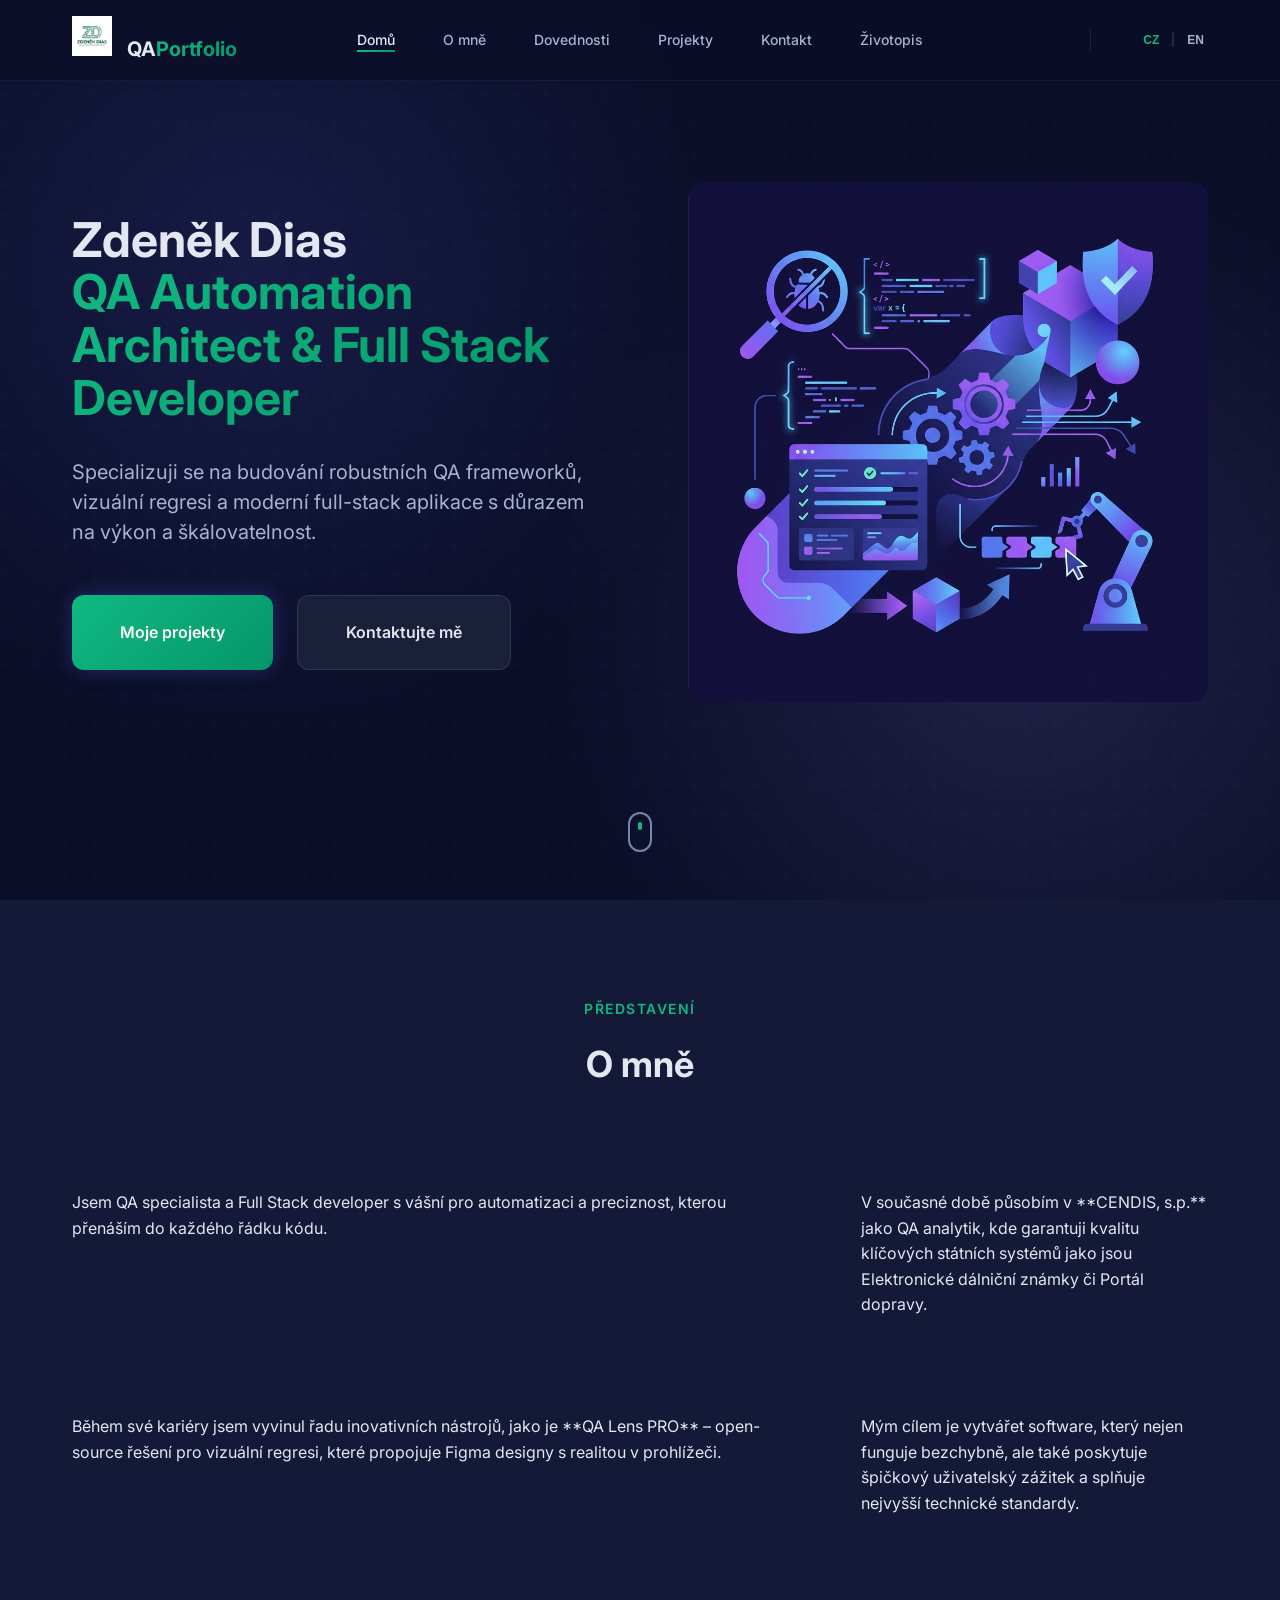
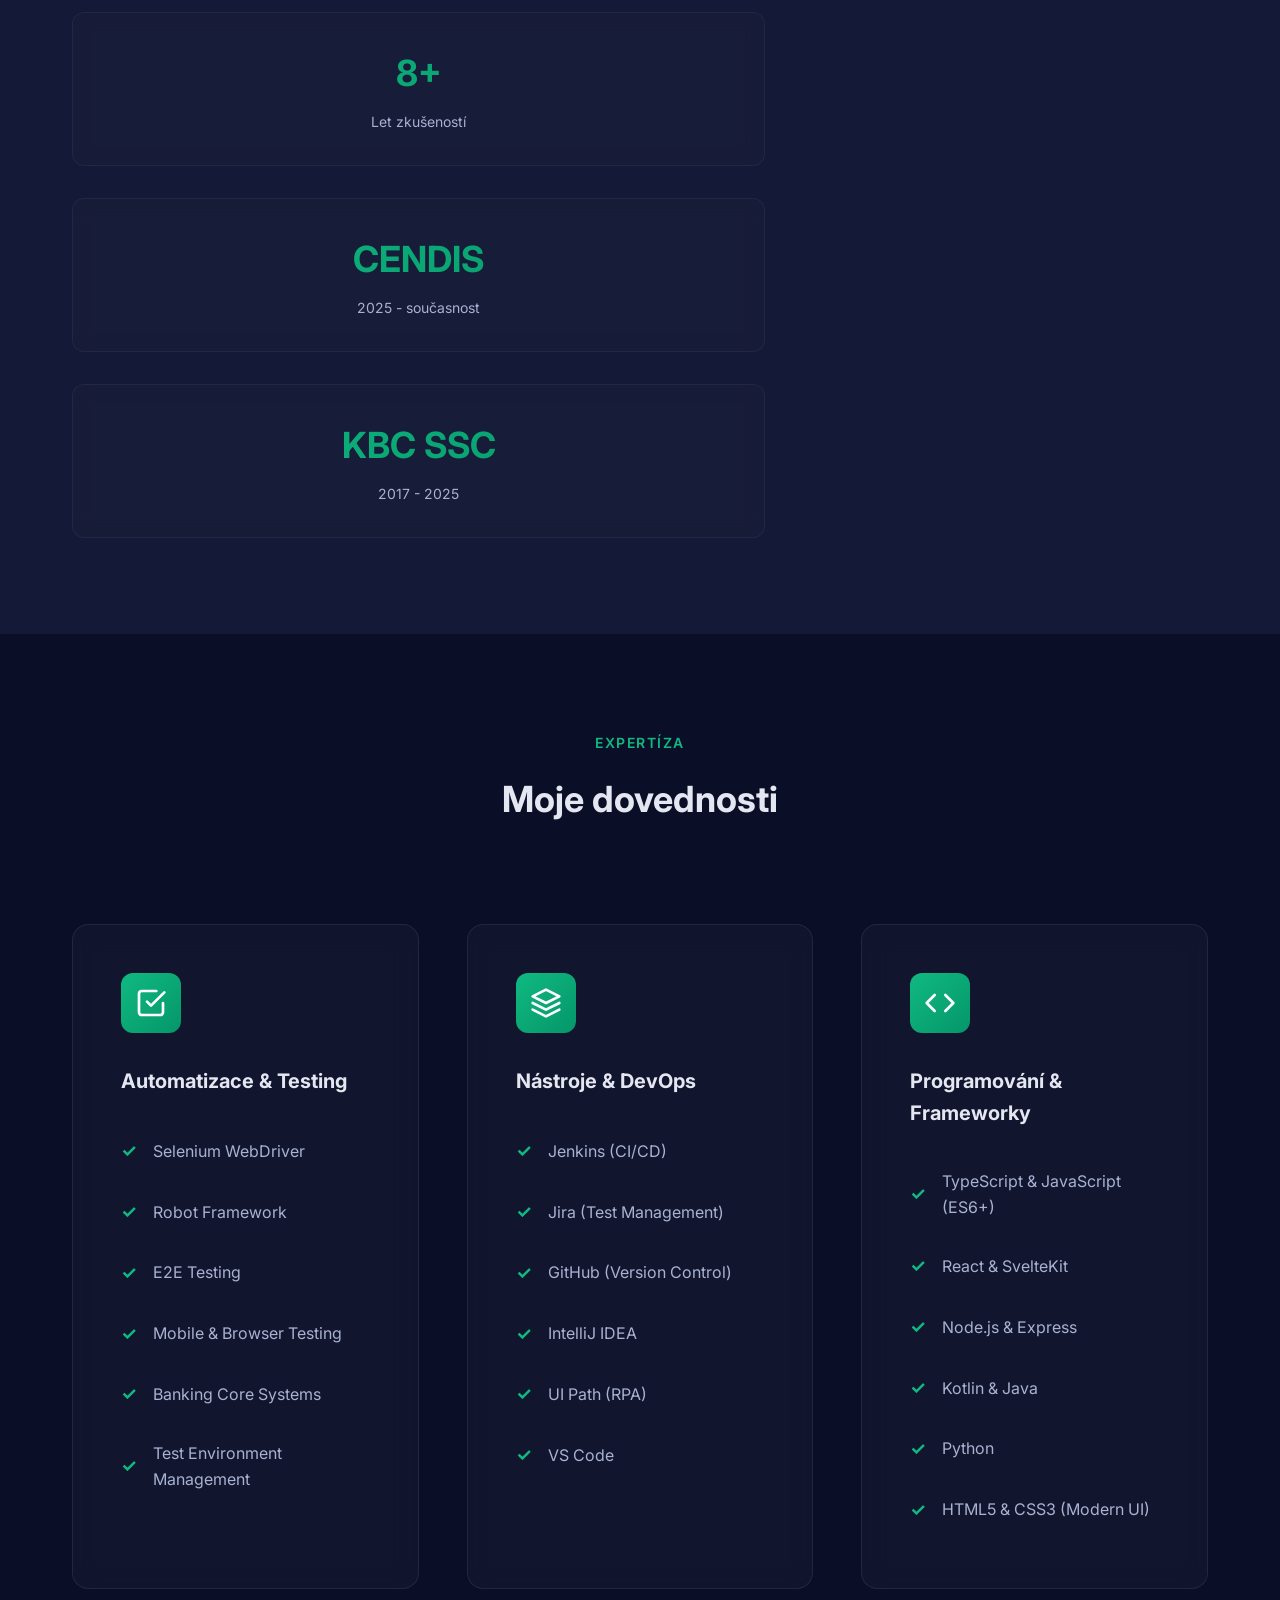
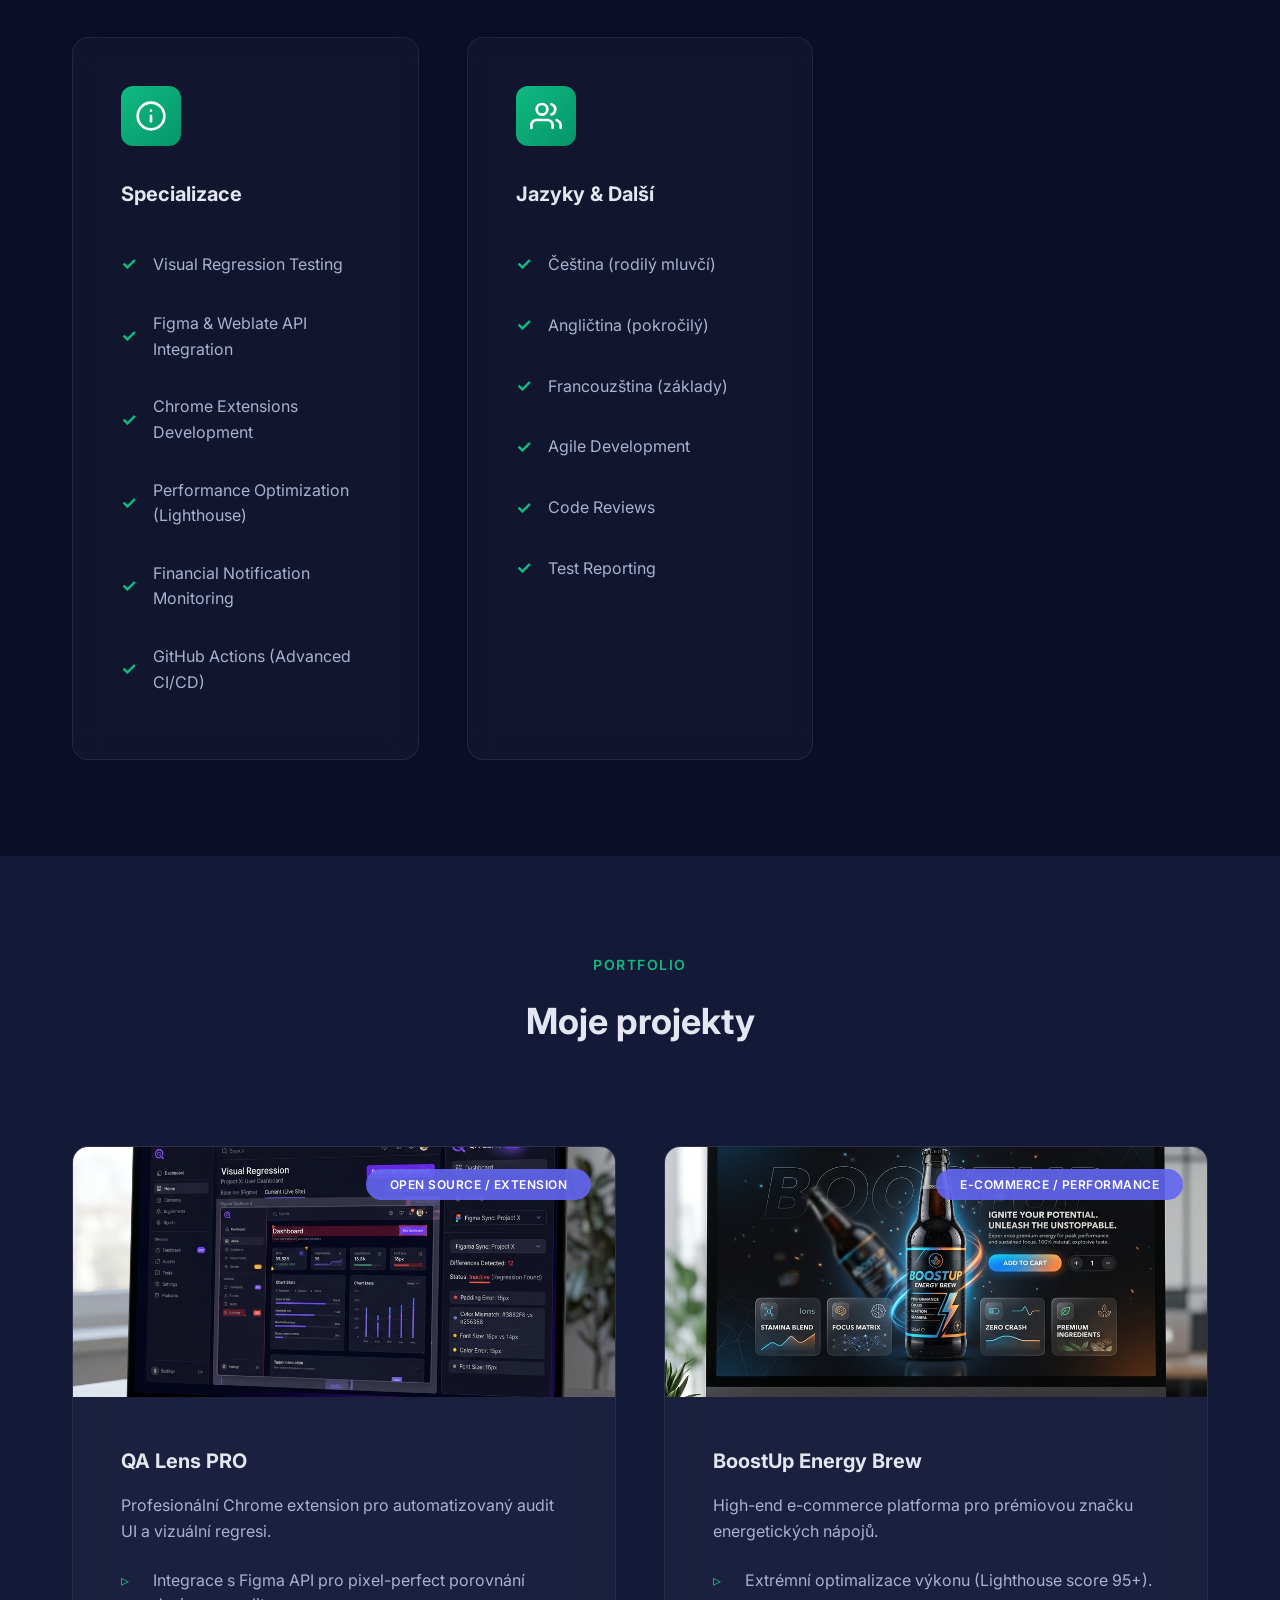
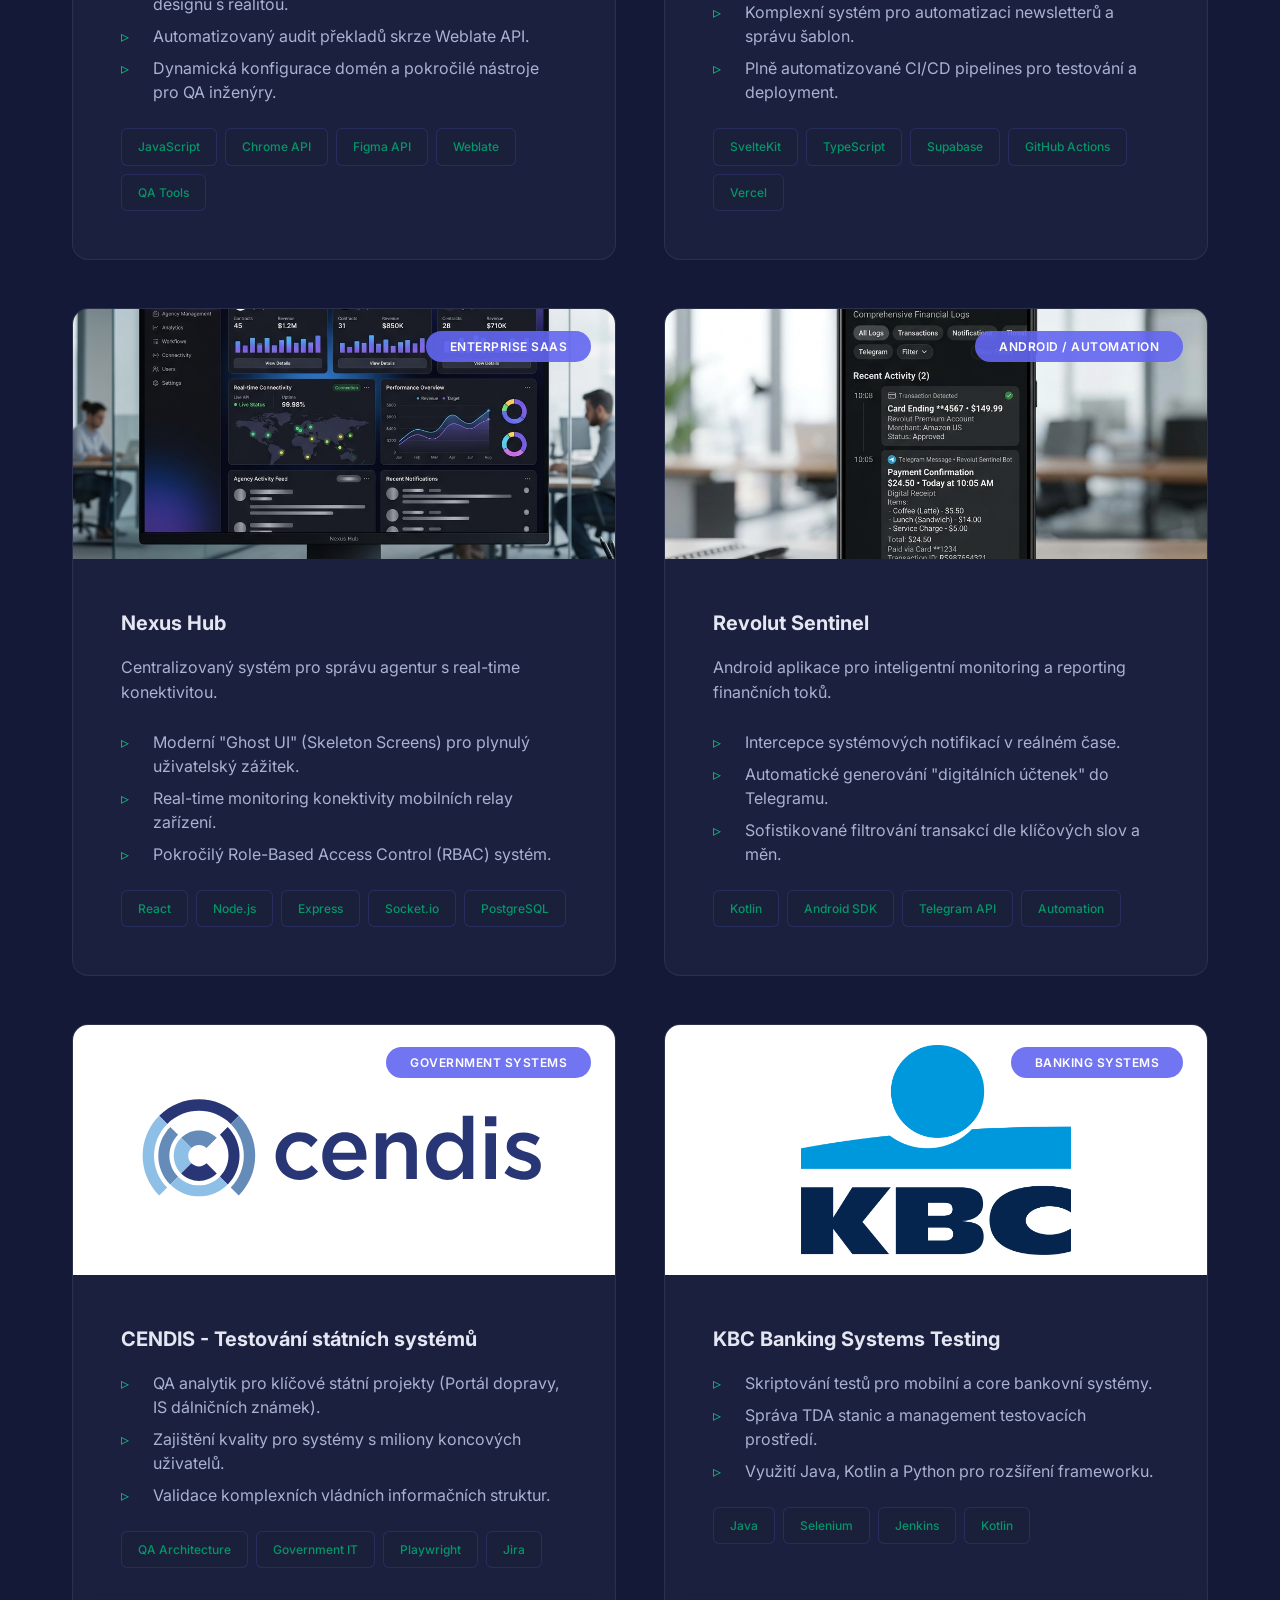
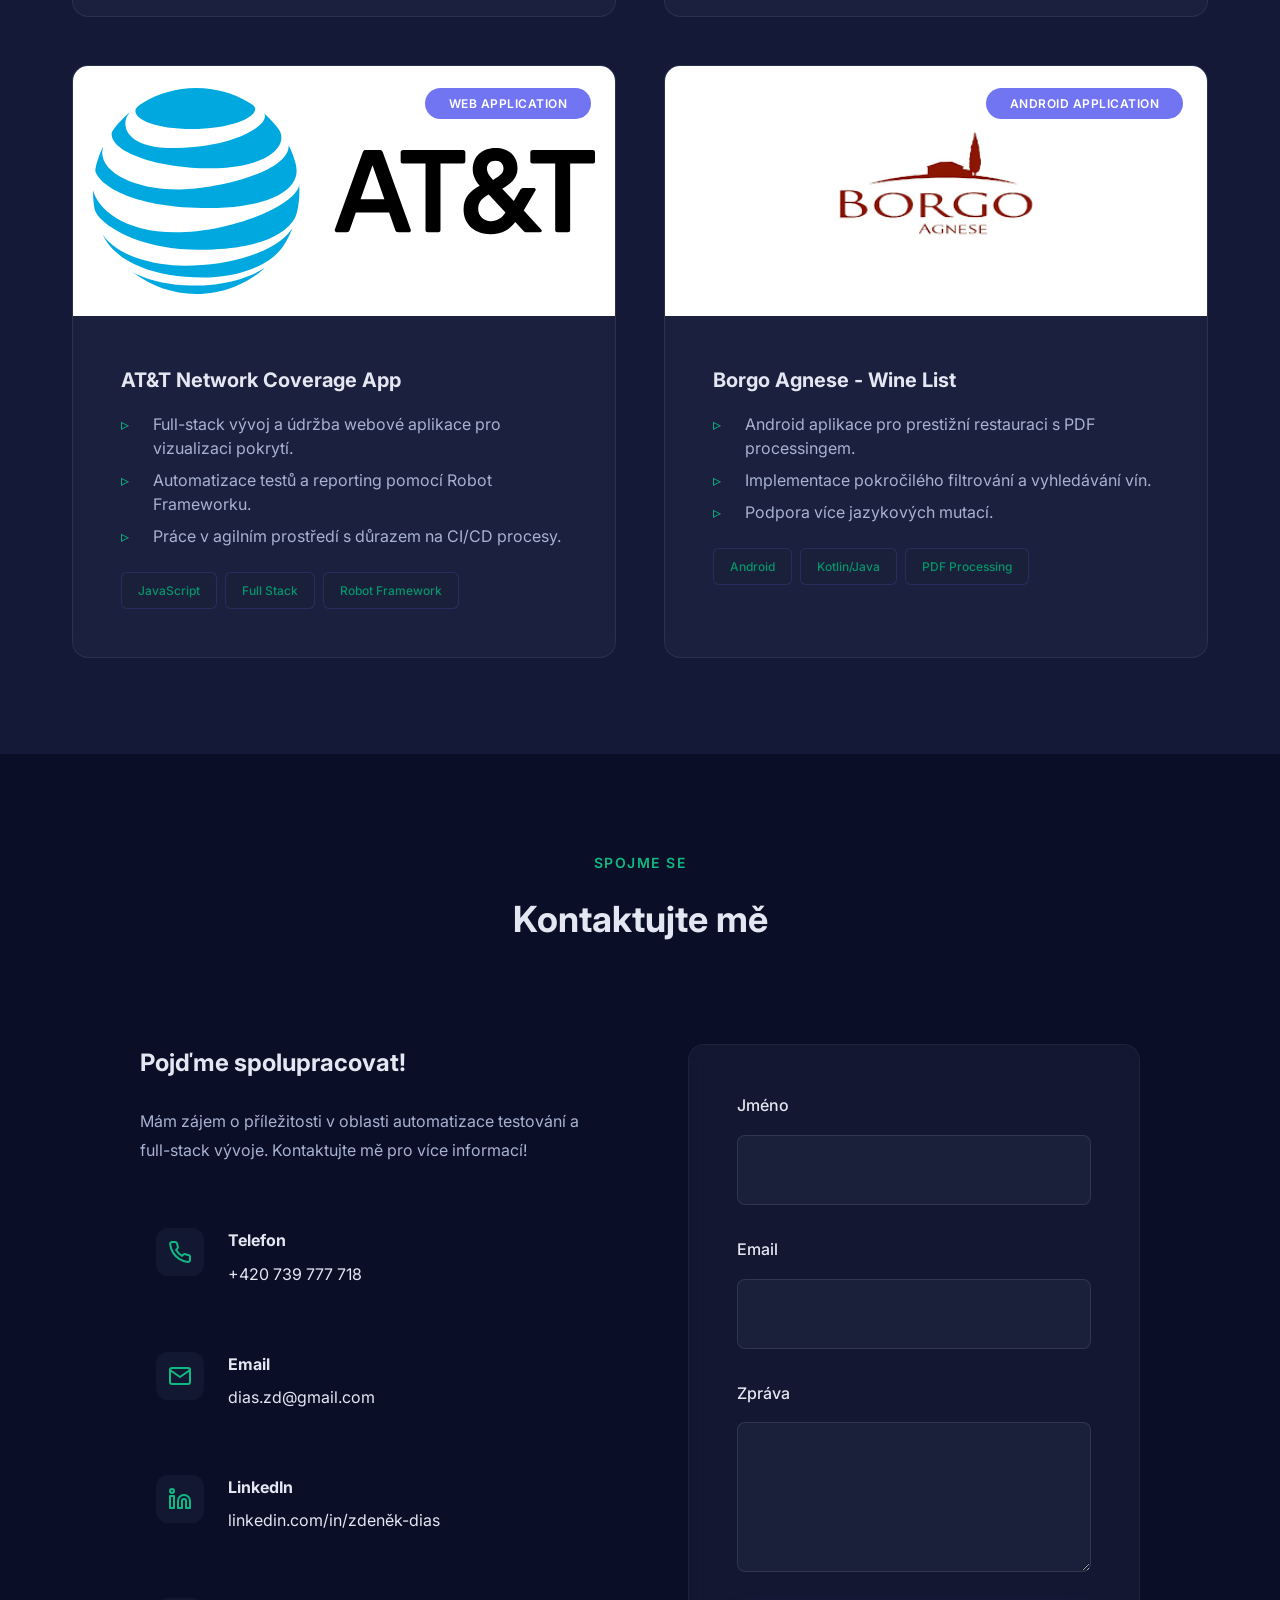
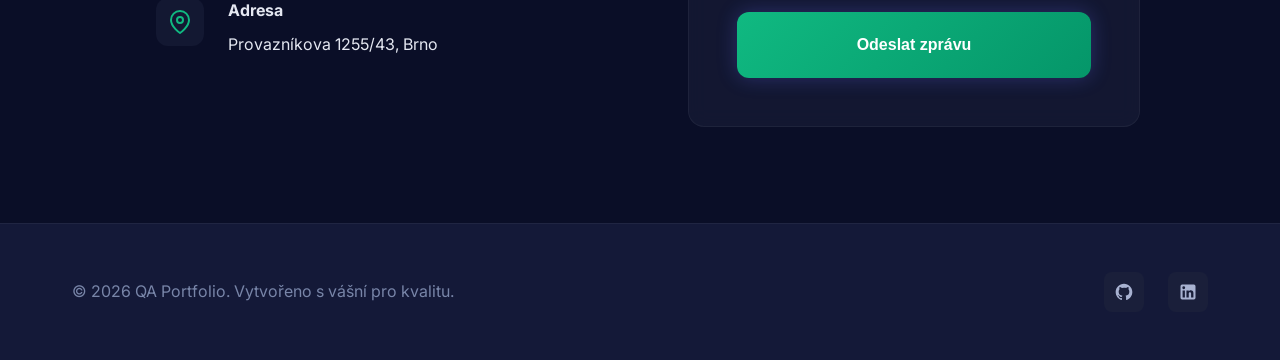
<file: index.html>
<!DOCTYPE html>
<html lang="cs">

<head>
    <meta charset="UTF-8">
    <meta name="viewport" content="width=device-width, initial-scale=1.0">
    <meta name="description"
        content="Profesionální portfolio QA specialisty - testování softwaru, automatizace, zajištění kvality">
    <title>QA Portfolio - Quality Assurance Specialist</title>
    <link rel="preconnect" href="https://fonts.googleapis.com">
    <link rel="preconnect" href="https://fonts.gstatic.com" crossorigin>
    <link href="https://fonts.googleapis.com/css2?family=Inter:wght@300;400;500;600;700&display=swap" rel="stylesheet">
    <link rel="stylesheet" href="styles.css">
</head>

<body>
    <!-- Navigation -->
    <nav class="nav" id="nav">
        <div class="container">
            <div class="nav-content">
                <a href="#" class="logo">
                    <img src="assets/logo.png" alt="ZD Logo" style="height: 40px; margin-right: 10px;">
                    QA<span>Portfolio</span>
                </a>
                <ul class="nav-links">
                    <li><a href="#home" class="nav-link active" data-i18n="nav_home">Domů</a></li>
                    <li><a href="#about" class="nav-link" data-i18n="nav_about">O mně</a></li>
                    <li><a href="#skills" class="nav-link" data-i18n="nav_skills">Dovednosti</a></li>
                    <li><a href="#projects" class="nav-link" data-i18n="nav_projects">Projekty</a></li>
                    <li><a href="#contact" class="nav-link" data-i18n="nav_contact">Kontakt</a></li>
                    <li><a href="cv.html" class="nav-link" data-i18n="nav_cv">Životopis</a></li>
                </ul>
                <div class="lang-switcher">
                    <button class="lang-btn active" data-lang="cs">CZ</button>
                    <span class="lang-divider">|</span>
                    <button class="lang-btn" data-lang="en">EN</button>
                </div>
                <button class="mobile-menu-toggle" id="mobile-menu-toggle" aria-label="Toggle menu">
                    <span></span>
                    <span></span>
                    <span></span>
                </button>
            </div>
        </div>
    </nav>

    <!-- Hero Section -->
    <section class="hero" id="home">
        <div class="hero-background"></div>
        <div class="container">
            <div class="hero-content">
                <div class="hero-text">
                    <h1 class="hero-title">
                        <span class="title-line" data-i18n="hero_title_1">Zdeněk Dias</span>
                        <span class="title-line gradient-text" data-i18n="hero_title_2">QA Automation Architect & Full Stack Developer</span>
                    </h1>
                    <p class="hero-subtitle" data-i18n="hero_subtitle">Specializuji se na budování robustních QA frameworků, vizuální regresi a moderní full-stack aplikace s důrazem na výkon a škálovatelnost.</p>
                    <div class="hero-buttons">
                        <a href="#projects" class="btn btn-primary" data-i18n="hero_btn_projects">Moje projekty</a>
                        <a href="#contact" class="btn btn-secondary" data-i18n="hero_btn_contact">Kontaktujte mě</a>
                    </div>
                </div>
                <div class="hero-image">
                    <div class="image-container">
                        <img src="assets/hero-illustration.png" alt="QA Testing Illustration" id="hero-img">
                    </div>
                </div>
            </div>
        </div>
        <div class="scroll-indicator">
            <span></span>
        </div>
    </section>

    <!-- About Section -->
    <section class="about" id="about">
        <div class="container">
            <div class="section-header">
                <span class="section-label" data-i18n="about_label">Představení</span>
                <h2 class="section-title" data-i18n="about_title">O mně</h2>
            </div>
            <div class="about-content">
                    <p class="lead" data-i18n="about_lead">Jsem QA specialista a Full Stack developer s vášní pro automatizaci a preciznost, kterou přenáším do každého řádku kódu.</p>
                    <p data-i18n="about_text_1">V současné době působím v **CENDIS, s.p.** jako QA analytik, kde garantuji kvalitu klíčových státních systémů jako jsou Elektronické dálniční známky či Portál dopravy. Moje práce kombinuje hluboké technické znalosti s analytickým přístupem k zajištění stability systémů pro miliony uživatelů.</p>
                    <p data-i18n="about_text_2">Během své kariéry jsem vyvinul řadu inovativních nástrojů, jako je **QA Lens PRO** – open-source řešení pro vizuální regresi, které propojuje Figma designy s realitou v prohlížeči. Mám bohaté zkušenosti s CI/CD (GitHub Actions, Jenkins), automatizací pomocí Playwright a Robot Frameworku a vývojem v Reactu, SvelteKitu a Node.js.</p>
                    <p>Mým cílem je vytvářet software, který nejen funguje bezchybně, ale také poskytuje špičkový uživatelský zážitek a splňuje nejvyšší technické standardy.</p>
                <div class="about-stats">
                    <div class="stat-card">
                        <div class="stat-number">8+</div>
                        <div class="stat-label" data-i18n="about_stat_exp">Let zkušeností</div>
                    </div>
                    <div class="stat-card">
                        <div class="stat-number">CENDIS</div>
                        <div class="stat-label">2025 - současnost</div>
                    </div>
                    <div class="stat-card">
                        <div class="stat-number">KBC SSC</div>
                        <div class="stat-label">2017 - 2025</div>
                    </div>
                </div>
            </div>
        </div>
    </section>

    <!-- Skills Section -->
    <section class="skills" id="skills">
        <div class="container">
            <div class="section-header">
                <span class="section-label">Expertíza</span>
                <h2 class="section-title">Moje dovednosti</h2>
            </div>
            <div class="skills-grid">
                <!-- Testing Methodologies -->
                <div class="skill-category">
                    <div class="skill-icon">
                        <svg viewBox="0 0 24 24" fill="none" xmlns="http://www.w3.org/2000/svg">
                            <path d="M9 11L12 14L22 4" stroke="currentColor" stroke-width="2" stroke-linecap="round"
                                stroke-linejoin="round" />
                            <path
                                d="M21 12V19C21 19.5304 20.7893 20.0391 20.4142 20.4142C20.0391 20.7893 19.5304 21 19 21H5C4.46957 21 3.96086 20.7893 3.58579 20.4142C3.21071 20.0391 3 19.5304 3 19V5C3 4.46957 3.21071 3.96086 3.58579 3.58579C3.96086 3.21071 4.46957 3 5 3H16"
                                stroke="currentColor" stroke-width="2" stroke-linecap="round" stroke-linejoin="round" />
                        </svg>
                    </div>
                    <h3 data-i18n="skill_qa_title">Automatizace & Testing</h3>
                    <ul class="skill-list">
                        <li>Selenium WebDriver</li>
                        <li>Robot Framework</li>
                        <li>E2E Testing</li>
                        <li>Mobile & Browser Testing</li>
                        <li>Banking Core Systems</li>
                        <li>Test Environment Management</li>
                    </ul>
                </div>

                <!-- Tools & Technologies -->
                <div class="skill-category">
                    <div class="skill-icon">
                        <svg viewBox="0 0 24 24" fill="none" xmlns="http://www.w3.org/2000/svg">
                            <path d="M12 2L2 7L12 12L22 7L12 2Z" stroke="currentColor" stroke-width="2"
                                stroke-linecap="round" stroke-linejoin="round" />
                            <path d="M2 17L12 22L22 17" stroke="currentColor" stroke-width="2" stroke-linecap="round"
                                stroke-linejoin="round" />
                            <path d="M2 12L12 17L22 12" stroke="currentColor" stroke-width="2" stroke-linecap="round"
                                stroke-linejoin="round" />
                        </svg>
                    </div>
                    <h3 data-i18n="skill_tools_title">Nástroje & DevOps</h3>
                    <ul class="skill-list">
                        <li>Jenkins (CI/CD)</li>
                        <li>Jira (Test Management)</li>
                        <li>GitHub (Version Control)</li>
                        <li>IntelliJ IDEA</li>
                        <li>UI Path (RPA)</li>
                        <li>VS Code</li>
                    </ul>
                </div>

                <!-- Programming -->
                <div class="skill-category">
                    <div class="skill-icon">
                        <svg viewBox="0 0 24 24" fill="none" xmlns="http://www.w3.org/2000/svg">
                            <path d="M16 18L22 12L16 6" stroke="currentColor" stroke-width="2" stroke-linecap="round"
                                stroke-linejoin="round" />
                            <path d="M8 6L2 12L8 18" stroke="currentColor" stroke-width="2" stroke-linecap="round"
                                stroke-linejoin="round" />
                        </svg>
                    </div>
                    <h3>Programování & Frameworky</h3>
                    <ul class="skill-list">
                        <li>TypeScript & JavaScript (ES6+)</li>
                        <li>React & SvelteKit</li>
                        <li>Node.js & Express</li>
                        <li>Kotlin & Java</li>
                        <li>Python</li>
                        <li>HTML5 & CSS3 (Modern UI)</li>
                    </ul>
                </div>

                <!-- Specialized QA -->
                <div class="skill-category">
                    <div class="skill-icon">
                        <svg viewBox="0 0 24 24" fill="none" xmlns="http://www.w3.org/2000/svg">
                            <path d="M12 22C17.5228 22 22 17.5228 22 12C22 6.47715 17.5228 2 12 2C6.47715 2 2 6.47715 2 12C2 17.5228 6.47715 22 12 22Z" stroke="currentColor" stroke-width="2" stroke-linecap="round" stroke-linejoin="round"/>
                            <path d="M12 16V12" stroke="currentColor" stroke-width="2" stroke-linecap="round" stroke-linejoin="round"/>
                            <path d="M12 8H12.01" stroke="currentColor" stroke-width="2" stroke-linecap="round" stroke-linejoin="round"/>
                        </svg>
                    </div>
                    <h3>Specializace</h3>
                    <ul class="skill-list">
                        <li>Visual Regression Testing</li>
                        <li>Figma & Weblate API Integration</li>
                        <li>Chrome Extensions Development</li>
                        <li>Performance Optimization (Lighthouse)</li>
                        <li>Financial Notification Monitoring</li>
                        <li>GitHub Actions (Advanced CI/CD)</li>
                    </ul>
                </div>

                <!-- Soft Skills -->
                <div class="skill-category">
                    <div class="skill-icon">
                        <svg viewBox="0 0 24 24" fill="none" xmlns="http://www.w3.org/2000/svg">
                            <path
                                d="M17 21V19C17 17.9391 16.5786 16.9217 15.8284 16.1716C15.0783 15.4214 14.0609 15 13 15H5C3.93913 15 2.92172 15.4214 2.17157 16.1716C1.42143 16.9217 1 17.9391 1 19V21"
                                stroke="currentColor" stroke-width="2" stroke-linecap="round" stroke-linejoin="round" />
                            <circle cx="9" cy="7" r="4" stroke="currentColor" stroke-width="2" stroke-linecap="round"
                                stroke-linejoin="round" />
                            <path
                                d="M23 21V19C22.9993 18.1137 22.7044 17.2528 22.1614 16.5523C21.6184 15.8519 20.8581 15.3516 20 15.13"
                                stroke="currentColor" stroke-width="2" stroke-linecap="round" stroke-linejoin="round" />
                            <path
                                d="M16 3.13C16.8604 3.35031 17.623 3.85071 18.1676 4.55232C18.7122 5.25392 19.0078 6.11683 19.0078 7.005C19.0078 7.89318 18.7122 8.75608 18.1676 9.45769C17.623 10.1593 16.8604 10.6597 16 10.88"
                                stroke="currentColor" stroke-width="2" stroke-linecap="round" stroke-linejoin="round" />
                        </svg>
                    </div>
                    <h3>Jazyky & Další</h3>
                    <ul class="skill-list">
                        <li>Čeština (rodilý mluvčí)</li>
                        <li>Angličtina (pokročilý)</li>
                        <li>Francouzština (základy)</li>
                        <li>Agile Development</li>
                        <li>Code Reviews</li>
                        <li>Test Reporting</li>
                    </ul>
                </div>
            </div>
        </div>
    </section>

    <!-- Projects Section -->
    <section class="projects" id="projects">
        <div class="container">
            <div class="section-header">
                <span class="section-label">Portfolio</span>
                <h2 class="section-title">Moje projekty</h2>
            </div>
            <div class="projects-grid">
                <!-- QA Lens PRO -->
                <div class="project-card">
                    <div class="project-image">
                        <img src="assets/qa-lens-pro.png" alt="QA Lens PRO" id="project-qa-lens">
                        <div class="project-overlay">
                            <span class="project-type">Open Source / Extension</span>
                        </div>
                    </div>
                    <div class="project-content">
                        <h3>QA Lens PRO</h3>
                        <p data-i18n="project_qa_desc">Profesionální Chrome extension pro automatizovaný audit UI a vizuální regresi.</p>
                        <ul class="project-details">
                            <li>Integrace s Figma API pro pixel-perfect porovnání designu s realitou.</li>
                            <li>Automatizovaný audit překladů skrze Weblate API.</li>
                            <li>Dynamická konfigurace domén a pokročilé nástroje pro QA inženýry.</li>
                        </ul>
                        <div class="project-tags">
                            <span class="tag">JavaScript</span>
                            <span class="tag">Chrome API</span>
                            <span class="tag">Figma API</span>
                            <span class="tag">Weblate</span>
                            <span class="tag">QA Tools</span>
                        </div>
                    </div>
                </div>

                <!-- BoostUp Energy -->
                <div class="project-card">
                    <div class="project-image">
                        <img src="assets/boostup-energy.png" alt="BoostUp Energy Brew" id="project-boostup">
                        <div class="project-overlay">
                            <span class="project-type">E-commerce / Performance</span>
                        </div>
                    </div>
                    <div class="project-content">
                        <h3>BoostUp Energy Brew</h3>
                        <p data-i18n="project_boostup_desc">High-end e-commerce platforma pro prémiovou značku energetických nápojů.</p>
                        <ul class="project-details">
                            <li>Extrémní optimalizace výkonu (Lighthouse score 95+).</li>
                            <li>Komplexní systém pro automatizaci newsletterů a správu šablon.</li>
                            <li>Plně automatizované CI/CD pipelines pro testování a deployment.</li>
                        </ul>
                        <div class="project-tags">
                            <span class="tag">SvelteKit</span>
                            <span class="tag">TypeScript</span>
                            <span class="tag">Supabase</span>
                            <span class="tag">GitHub Actions</span>
                            <span class="tag">Vercel</span>
                        </div>
                    </div>
                </div>

                <!-- Nexus Hub -->
                <div class="project-card">
                    <div class="project-image">
                        <img src="assets/nexus-hub.png" alt="Nexus Hub" id="project-nexus">
                        <div class="project-overlay">
                            <span class="project-type">Enterprise SaaS</span>
                        </div>
                    </div>
                    <div class="project-content">
                        <h3>Nexus Hub</h3>
                        <p data-i18n="project_nexus_desc">Centralizovaný systém pro správu agentur s real-time konektivitou.</p>
                        <ul class="project-details">
                            <li>Moderní "Ghost UI" (Skeleton Screens) pro plynulý uživatelský zážitek.</li>
                            <li>Real-time monitoring konektivity mobilních relay zařízení.</li>
                            <li>Pokročilý Role-Based Access Control (RBAC) systém.</li>
                        </ul>
                        <div class="project-tags">
                            <span class="tag">React</span>
                            <span class="tag">Node.js</span>
                            <span class="tag">Express</span>
                            <span class="tag">Socket.io</span>
                            <span class="tag">PostgreSQL</span>
                        </div>
                    </div>
                </div>

                <!-- Revolut Sentinel -->
                <div class="project-card">
                    <div class="project-image">
                        <img src="assets/revolut-sentinel.png" alt="Revolut Sentinel" id="project-sentinel">
                        <div class="project-overlay">
                            <span class="project-type">Android / Automation</span>
                        </div>
                    </div>
                    <div class="project-content">
                        <h3>Revolut Sentinel</h3>
                        <p data-i18n="project_revolut_desc">Android aplikace pro inteligentní monitoring a reporting finančních toků.</p>
                        <ul class="project-details">
                            <li>Intercepce systémových notifikací v reálném čase.</li>
                            <li>Automatické generování "digitálních účtenek" do Telegramu.</li>
                            <li>Sofistikované filtrování transakcí dle klíčových slov a měn.</li>
                        </ul>
                        <div class="project-tags">
                            <span class="tag">Kotlin</span>
                            <span class="tag">Android SDK</span>
                            <span class="tag">Telegram API</span>
                            <span class="tag">Automation</span>
                        </div>
                    </div>
                </div>

                <div class="project-card">
                    <div class="project-image">
                        <img src="assets/cendis_logo.svg" alt="CENDIS Government Systems" id="project3-img"
                            style="object-fit: contain; padding: 20px; background: white;">
                        <div class="project-overlay">
                            <span class="project-type">Government Systems</span>
                        </div>
                    </div>
                    <div class="project-content">
                        <h3>CENDIS - Testování státních systémů</h3>
                        <ul class="project-details">
                            <li>QA analytik pro klíčové státní projekty (Portál dopravy, IS dálničních známek).</li>
                            <li>Zajištění kvality pro systémy s miliony koncových uživatelů.</li>
                            <li>Validace komplexních vládních informačních struktur.</li>
                        </ul>
                        <div class="project-tags">
                            <span class="tag">QA Architecture</span>
                            <span class="tag">Government IT</span>
                            <span class="tag">Playwright</span>
                            <span class="tag">Jira</span>
                        </div>
                    </div>
                </div>

                <!-- KBC -->
                <div class="project-card">
                    <div class="project-image">
                        <img src="assets/kbc_logo.png" alt="KBC Logo" id="project1-img"
                            style="object-fit: contain; padding: 20px; background: white;">
                        <div class="project-overlay">
                            <span class="project-type">Banking Systems</span>
                        </div>
                    </div>
                    <div class="project-content">
                        <h3>KBC Banking Systems Testing</h3>
                        <ul class="project-details">
                            <li>Skriptování testů pro mobilní a core bankovní systémy.</li>
                            <li>Správa TDA stanic a management testovacích prostředí.</li>
                            <li>Využití Java, Kotlin a Python pro rozšíření frameworku.</li>
                        </ul>
                        <div class="project-tags">
                            <span class="tag">Java</span>
                            <span class="tag">Selenium</span>
                            <span class="tag">Jenkins</span>
                            <span class="tag">Kotlin</span>
                        </div>
                    </div>
                </div>

                <!-- AT&T -->
                <div class="project-card">
                    <div class="project-image">
                        <img src="assets/att_logo.svg" alt="AT&T Logo" id="project2-img"
                            style="object-fit: contain; padding: 20px; background: white;">
                        <div class="project-overlay">
                            <span class="project-type">Web Application</span>
                        </div>
                    </div>
                    <div class="project-content">
                        <h3>AT&T Network Coverage App</h3>
                        <ul class="project-details">
                            <li>Full-stack vývoj a údržba webové aplikace pro vizualizaci pokrytí.</li>
                            <li>Automatizace testů a reporting pomocí Robot Frameworku.</li>
                            <li>Práce v agilním prostředí s důrazem na CI/CD procesy.</li>
                        </ul>
                        <div class="project-tags">
                            <span class="tag">JavaScript</span>
                            <span class="tag">Full Stack</span>
                            <span class="tag">Robot Framework</span>
                        </div>
                    </div>
                </div>

                <!-- Borgo Agnese -->
                <div class="project-card">
                    <div class="project-image">
                        <img src="assets/borgo_agnese_logo.png" alt="Borgo Agnese" id="project4-img"
                            style="object-fit: contain; padding: 20px; background: white;">
                        <div class="project-overlay">
                            <span class="project-type">Android Application</span>
                        </div>
                    </div>
                    <div class="project-content">
                        <h3>Borgo Agnese - Wine List</h3>
                        <ul class="project-details">
                            <li>Android aplikace pro prestižní restauraci s PDF processingem.</li>
                            <li>Implementace pokročilého filtrování a vyhledávání vín.</li>
                            <li>Podpora více jazykových mutací.</li>
                        </ul>
                        <div class="project-tags">
                            <span class="tag">Android</span>
                            <span class="tag">Kotlin/Java</span>
                            <span class="tag">PDF Processing</span>
                        </div>
                    </div>
                </div>
            </div>
        </div>
    </section>

    <!-- Contact Section -->
    <section class="contact" id="contact">
        <div class="container">
            <div class="section-header">
                <span class="section-label">Spojme se</span>
                <h2 class="section-title">Kontaktujte mě</h2>
            </div>
            <div class="contact-content">
                <div class="contact-info">
                    <h3>Pojďme spolupracovat!</h3>
                    <p>Mám zájem o příležitosti v oblasti automatizace testování a full-stack vývoje. Kontaktujte mě pro
                        více informací!</p>
                    <div class="contact-methods">
                        <a href="tel:+420739777718" class="contact-method">
                            <div class="method-icon">
                                <svg viewBox="0 0 24 24" fill="none" stroke="currentColor" stroke-width="2" stroke-linecap="round" stroke-linejoin="round">
                                    <path d="M22 16.92v3a2 2 0 0 1-2.18 2 19.79 19.79 0 0 1-8.63-3.07 19.5 19.5 0 0 1-6-6 19.79 19.79 0 0 1-3.07-8.67A2 2 0 0 1 4.11 2h3a2 2 0 0 1 2 1.72 12.84 12.84 0 0 0 .7 2.81 2 2 0 0 1-.45 2.11L8.09 9.91a16 16 0 0 0 6 6l1.27-1.27a2 2 0 0 1 2.11-.45 12.84 12.84 0 0 0 2.81.7A2 2 0 0 1 22 16.92z"></path>
                                </svg>
                            </div>
                            <div>
                                <h4 data-i18n="contact_phone">Telefon</h4>
                                <span>+420 739 777 718</span>
                            </div>
                        </a>
                        <a href="mailto:dias.zd@gmail.com" class="contact-method">
                            <div class="method-icon">
                                <svg viewBox="0 0 24 24" fill="none" stroke="currentColor" stroke-width="2" stroke-linecap="round" stroke-linejoin="round">
                                    <path d="M4 4h16c1.1 0 2 .9 2 2v12c0 1.1-.9 2-2 2H4c-1.1 0-2-.9-2-2V6c0-1.1.9-2 2-2z"></path>
                                    <polyline points="22,6 12,13 2,6"></polyline>
                                </svg>
                            </div>
                            <div>
                                <h4 data-i18n="contact_email">Email</h4>
                                <span>dias.zd@gmail.com</span>
                            </div>
                        </a>
                        <a href="https://www.linkedin.com/in/zdeněk-dias-a880995b" target="_blank" class="contact-method">
                            <div class="method-icon">
                                <svg viewBox="0 0 24 24" fill="none" stroke="currentColor" stroke-width="2" stroke-linecap="round" stroke-linejoin="round">
                                    <path d="M16 8a6 6 0 0 1 6 6v7h-4v-7a2 2 0 0 0-2-2 2 2 0 0 0-2 2v7h-4v-7a6 6 0 0 1 6-6z"></path>
                                    <rect x="2" y="9" width="4" height="12"></rect>
                                    <circle cx="4" cy="4" r="2"></circle>
                                </svg>
                            </div>
                            <div>
                                <h4 data-i18n="contact_linkedin">LinkedIn</h4>
                                <span>linkedin.com/in/zdeněk-dias</span>
                            </div>
                        </a>
                        <div class="contact-method">
                            <div class="method-icon">
                                <svg viewBox="0 0 24 24" fill="none" stroke="currentColor" stroke-width="2" stroke-linecap="round" stroke-linejoin="round">
                                    <path d="M21 10c0 7-9 13-9 13s-9-6-9-13a9 9 0 0 1 18 0z"></path>
                                    <circle cx="12" cy="10" r="3"></circle>
                                </svg>
                            </div>
                            <div>
                                <h4 data-i18n="contact_address">Adresa</h4>
                                <span>Provazníkova 1255/43, Brno</span>
                            </div>
                        </div>
                    </div>
                </div>
                <form class="contact-form" id="contact-form">
                    <div class="form-group">
                        <label for="name">Jméno</label>
                        <input type="text" id="name" name="name" required>
                    </div>
                    <div class="form-group">
                        <label for="email">Email</label>
                        <input type="email" id="email" name="email" required>
                    </div>
                    <div class="form-group">
                        <label for="message">Zpráva</label>
                        <textarea id="message" name="message" rows="5" required></textarea>
                    </div>
                    <button type="submit" class="btn btn-primary btn-full">Odeslat zprávu</button>
                </form>
            </div>
        </div>
    </section>

    <!-- Footer -->
    <footer class="footer">
        <div class="container">
            <div class="footer-content">
                <p>&copy; 2026 QA Portfolio. Vytvořeno s vášní pro kvalitu.</p>
                <div class="social-links">
                    <a href="#" aria-label="GitHub">
                        <svg viewBox="0 0 24 24" fill="currentColor">
                            <path
                                d="M12 2C6.477 2 2 6.477 2 12c0 4.42 2.865 8.17 6.839 9.49.5.092.682-.217.682-.482 0-.237-.008-.866-.013-1.7-2.782.603-3.369-1.34-3.369-1.34-.454-1.156-1.11-1.464-1.11-1.464-.908-.62.069-.608.069-.608 1.003.07 1.531 1.03 1.531 1.03.892 1.529 2.341 1.087 2.91.831.092-.646.35-1.086.636-1.336-2.22-.253-4.555-1.11-4.555-4.943 0-1.091.39-1.984 1.029-2.683-.103-.253-.446-1.27.098-2.647 0 0 .84-.269 2.75 1.025A9.578 9.578 0 0112 6.836c.85.004 1.705.114 2.504.336 1.909-1.294 2.747-1.025 2.747-1.025.546 1.377.203 2.394.1 2.647.64.699 1.028 1.592 1.028 2.683 0 3.842-2.339 4.687-4.566 4.935.359.309.678.919.678 1.852 0 1.336-.012 2.415-.012 2.743 0 .267.18.578.688.48C19.138 20.167 22 16.418 22 12c0-5.523-4.477-10-10-10z" />
                        </svg>
                    </a>
                    <a href="#" aria-label="LinkedIn">
                        <svg viewBox="0 0 24 24" fill="currentColor">
                            <path
                                d="M19 3a2 2 0 0 1 2 2v14a2 2 0 0 1-2 2H5a2 2 0 0 1-2-2V5a2 2 0 0 1 2-2h14m-.5 15.5v-5.3a3.26 3.26 0 0 0-3.26-3.26c-.85 0-1.84.52-2.32 1.3v-1.11h-2.79v8.37h2.79v-4.93c0-.77.62-1.4 1.39-1.4a1.4 1.4 0 0 1 1.4 1.4v4.93h2.79M6.88 8.56a1.68 1.68 0 0 0 1.68-1.68c0-.93-.75-1.69-1.68-1.69a1.69 1.69 0 0 0-1.69 1.69c0 .93.76 1.68 1.69 1.68m1.39 9.94v-8.37H5.5v8.37h2.77z" />
                        </svg>
                    </a>
                </div>
            </div>
        </div>
    </footer>

    <script type="module" src="script.js"></script>
</body>

</html>
</file>
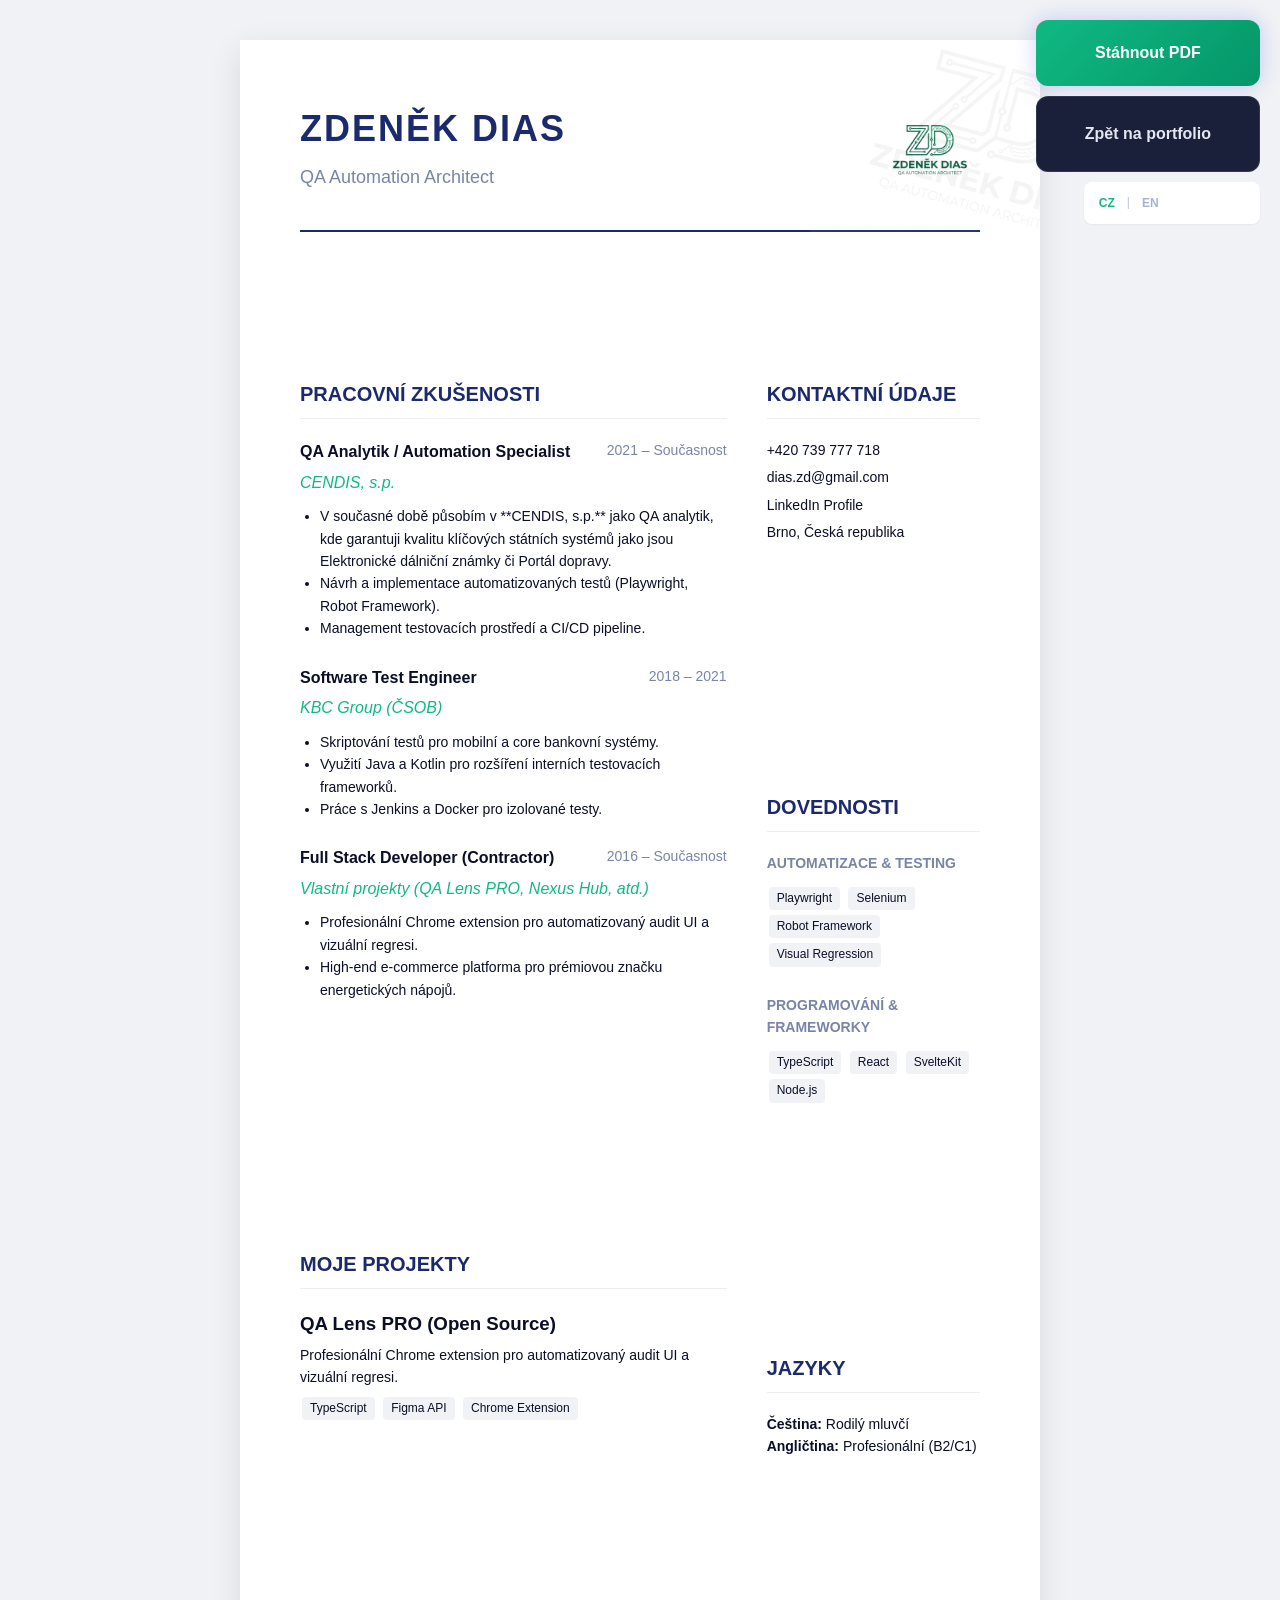
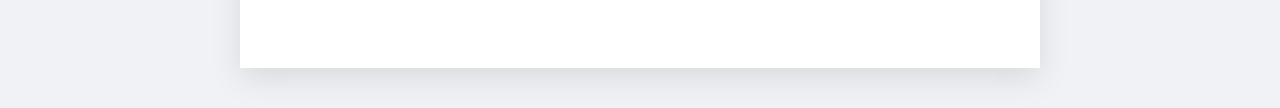
<file: cv.html>
<!DOCTYPE html>
<html lang="cs">
<head>
    <meta charset="UTF-8">
    <meta name="viewport" content="width=device-width, initial-scale=1.0">
    <title>Zdeněk Dias - CV</title>
    <link rel="stylesheet" href="styles.css">
    <style>
        :root {
            --cv-width: 800px;
            --cv-bg: #ffffff;
            --cv-text: #0a0e27;
            --cv-accent: #1a2a6c;
        }

        body.cv-page {
            background: #f0f2f5;
            padding: 40px 0;
            color: var(--cv-text);
        }

        .cv-container {
            width: var(--cv-width);
            margin: 0 auto;
            background: var(--cv-bg);
            box-shadow: 0 10px 30px rgba(0,0,0,0.1);
            padding: 60px;
            position: relative;
            overflow: hidden;
        }

        /* Tech-themed background graphics for CV */
        .cv-bg-graphics {
            position: absolute;
            top: 0;
            right: 0;
            width: 300px;
            height: 300px;
            opacity: 0.05;
            pointer-events: none;
            background-image: url('assets/logo.png');
            background-size: contain;
            background-repeat: no-repeat;
            filter: grayscale(100%);
            transform: translate(100px, -50px) rotate(15deg);
        }

        .cv-header {
            display: flex;
            justify-content: space-between;
            align-items: flex-start;
            margin-bottom: 50px;
            border-bottom: 2px solid var(--cv-accent);
            padding-bottom: 30px;
        }

        .cv-title-section h1 {
            font-size: 36px;
            margin: 0;
            color: var(--cv-accent);
            text-transform: uppercase;
            letter-spacing: 2px;
        }

        .cv-subtitle {
            font-size: 18px;
            color: var(--color-text-muted);
            margin-top: 5px;
        }

        .cv-logo {
            width: 100px;
            height: auto;
        }

        .cv-grid {
            display: grid;
            grid-template-columns: 2fr 1fr;
            gap: 40px;
        }

        .cv-section {
            margin-bottom: 30px;
        }

        .cv-section h2 {
            font-size: 20px;
            color: var(--cv-accent);
            text-transform: uppercase;
            border-bottom: 1px solid #eee;
            padding-bottom: 8px;
            margin-bottom: 20px;
            display: flex;
            align-items: center;
            gap: 10px;
        }

        .experience-item {
            margin-bottom: 25px;
        }

        .experience-header {
            display: flex;
            justify-content: space-between;
            margin-bottom: 5px;
        }

        .experience-header h3 {
            font-size: 16px;
            font-weight: 700;
        }

        .experience-date {
            font-size: 14px;
            color: var(--color-text-muted);
        }

        .experience-company {
            font-style: italic;
            color: var(--color-accent-primary);
            margin-bottom: 10px;
            display: block;
        }

        .cv-list {
            padding-left: 20px;
            font-size: 14px;
            line-height: 1.6;
        }

        .cv-sidebar-item {
            margin-bottom: 25px;
        }

        .cv-sidebar-item h3 {
            font-size: 14px;
            text-transform: uppercase;
            margin-bottom: 10px;
            color: var(--color-text-muted);
        }

        .cv-contact-link {
            display: block;
            font-size: 14px;
            margin-bottom: 5px;
            color: var(--cv-text);
            text-decoration: none;
        }

        .cv-controls {
            position: fixed;
            top: 20px;
            right: 20px;
            display: flex;
            flex-direction: column;
            gap: 10px;
            z-index: 1000;
        }

        @media print {
            body.cv-page {
                background: none;
                padding: 0;
            }
            .cv-container {
                box-shadow: none;
                width: 100%;
                margin: 0;
                padding: 40px;
            }
            .cv-controls {
                display: none;
            }
        }

        .tag-small {
            display: inline-block;
            background: #f0f2f5;
            padding: 2px 8px;
            border-radius: 4px;
            font-size: 12px;
            margin: 2px;
        }
    </style>
</head>
<body class="cv-page">
    <div class="cv-controls">
        <button class="btn btn-primary" onclick="window.print()" data-i18n="cv_download">Stáhnout PDF</button>
        <a href="index.html" class="btn btn-secondary" data-i18n="cv_back">Zpět na portfolio</a>
        <div class="lang-switcher" style="background: white; padding: 10px; border-radius: 8px; box-shadow: var(--shadow-sm);">
            <button class="lang-btn active" data-lang="cs">CZ</button>
            <span class="lang-divider">|</span>
            <button class="lang-btn" data-lang="en">EN</button>
        </div>
    </div>

    <div class="cv-container">
        <div class="cv-bg-graphics"></div>
        
        <header class="cv-header">
            <div class="cv-title-section">
                <h1 data-i18n="hero_title_1">Zdeněk Dias</h1>
                <div class="cv-subtitle" data-i18n="cv_subtitle">QA Automation Architect</div>
            </div>
            <img src="assets/logo.png" alt="Logo ZD" class="cv-logo">
        </header>

        <div class="cv-grid">
            <main>
                <section class="cv-section">
                    <h2 data-i18n="cv_experience">Pracovní zkušenosti</h2>
                    
                    <div class="experience-item">
                        <div class="experience-header">
                            <h3>QA Analytik / Automation Specialist</h3>
                            <span class="experience-date">2021 – Současnost</span>
                        </div>
                        <span class="experience-company">CENDIS, s.p.</span>
                        <ul class="cv-list">
                            <li data-i18n="about_text_1">QA analytik pro klíčové státní projekty (Portál dopravy, IS dálničních známek).</li>
                            <li>Návrh a implementace automatizovaných testů (Playwright, Robot Framework).</li>
                            <li>Management testovacích prostředí a CI/CD pipeline.</li>
                        </ul>
                    </div>

                    <div class="experience-item">
                        <div class="experience-header">
                            <h3>Software Test Engineer</h3>
                            <span class="experience-date">2018 – 2021</span>
                        </div>
                        <span class="experience-company">KBC Group (ČSOB)</span>
                        <ul class="cv-list">
                            <li>Skriptování testů pro mobilní a core bankovní systémy.</li>
                            <li>Využití Java a Kotlin pro rozšíření interních testovacích frameworků.</li>
                            <li>Práce s Jenkins a Docker pro izolované testy.</li>
                        </ul>
                    </div>

                    <div class="experience-item">
                        <div class="experience-header">
                            <h3>Full Stack Developer (Contractor)</h3>
                            <span class="experience-date">2016 – Současnost</span>
                        </div>
                        <span class="experience-company">Vlastní projekty (QA Lens PRO, Nexus Hub, atd.)</span>
                        <ul class="cv-list">
                            <li data-i18n="project_qa_desc">Vývoj QA Lens PRO – nástroje pro vizuální regresi.</li>
                            <li data-i18n="project_boostup_desc">Vývoj e-commerce řešení na míru v React/SvelteKit.</li>
                        </ul>
                    </div>
                </section>

                <section class="cv-section">
                    <h2 data-i18n="projects_title">Projekty</h2>
                    <div class="experience-item">
                        <h3>QA Lens PRO (Open Source)</h3>
                        <p style="font-size: 14px; margin: 5px 0;" data-i18n="project_qa_desc">Chrome extension pro automatizovaný audit UI.</p>
                        <div>
                            <span class="tag-small">TypeScript</span>
                            <span class="tag-small">Figma API</span>
                            <span class="tag-small">Chrome Extension</span>
                        </div>
                    </div>
                </section>
            </main>

            <aside>
                <section class="cv-section">
                    <h2 data-i18n="cv_contact_info">Kontakt</h2>
                    <div class="cv-sidebar-item">
                        <a href="tel:+420739777718" class="cv-contact-link">+420 739 777 718</a>
                        <a href="mailto:dias.zd@gmail.com" class="cv-contact-link">dias.zd@gmail.com</a>
                        <a href="https://www.linkedin.com/in/zdeněk-dias-a880995b" class="cv-contact-link">LinkedIn Profile</a>
                        <span class="cv-contact-link">Brno, Česká republika</span>
                    </div>
                </section>

                <section class="cv-section">
                    <h2 data-i18n="nav_skills">Dovednosti</h2>
                    <div class="cv-sidebar-item">
                        <h3 data-i18n="skill_qa_title">Testing</h3>
                        <div>
                            <span class="tag-small">Playwright</span>
                            <span class="tag-small">Selenium</span>
                            <span class="tag-small">Robot Framework</span>
                            <span class="tag-small">Visual Regression</span>
                        </div>
                    </div>
                    <div class="cv-sidebar-item">
                        <h3 data-i18n="skill_prog_title">Dev</h3>
                        <div>
                            <span class="tag-small">TypeScript</span>
                            <span class="tag-small">React</span>
                            <span class="tag-small">SvelteKit</span>
                            <span class="tag-small">Node.js</span>
                        </div>
                    </div>
                </section>

                <section class="cv-section">
                    <h2 data-i18n="cv_languages">Jazyky</h2>
                    <div class="cv-sidebar-item">
                        <p style="font-size: 14px;"><strong>Čeština:</strong> Rodilý mluvčí</p>
                        <p style="font-size: 14px;"><strong>Angličtina:</strong> Profesionální (B2/C1)</p>
                    </div>
                </section>
            </aside>
        </div>
    </div>

    <script type="module">
        import translations from './translations.js';
        
        let currentLang = localStorage.getItem('preferredLang') || 'cs';

        function setLanguage(lang) {
            currentLang = lang;
            localStorage.setItem('preferredLang', lang);
            
            document.querySelectorAll('[data-i18n]').forEach(el => {
                const key = el.getAttribute('data-i18n');
                if (translations[lang][key]) {
                    el.innerHTML = translations[lang][key];
                }
            });
            
            document.querySelectorAll('.lang-btn').forEach(btn => {
                btn.classList.toggle('active', btn.getAttribute('data-lang') === lang);
            });
            
            document.documentElement.lang = lang;
            document.title = `Zdeněk Dias - CV (${lang.toUpperCase()})`;
        }

        document.querySelectorAll('.lang-btn').forEach(btn => {
            btn.addEventListener('click', () => {
                setLanguage(btn.getAttribute('data-lang'));
            });
        });

        setLanguage(currentLang);
    </script>
</body>
</html>
</file>
<file: styles.css>
:root {
    /* Color Palette - Dark Theme */
    --color-bg-primary: #0a0e27;
    --color-bg-secondary: #141938;
    --color-bg-tertiary: #1a1f3a;
    --color-bg-card: rgba(26, 31, 58, 0.6);
    
    --color-text-primary: #e4e7f1;
    --color-text-secondary: #a8b2d1;
    --color-text-muted: #7885a8;
    
    --color-accent-primary: #10b981;
    --color-accent-secondary: #059669;
    --color-accent-gradient: linear-gradient(135deg, #10b981 0%, #059669 100%);
    --color-glass-bg: rgba(255, 255, 255, 0.03);
    --color-glass-border: rgba(255, 255, 255, 0.08);
    --color-glass-hover: rgba(255, 255, 255, 0.06);
    
    --color-success: #10b981;
    --color-warning: #f59e0b;
    --color-error: #ef4444;
    
    /* Spacing */
    --spacing-xs: 0.5rem;
    --spacing-sm: 1rem;
    --spacing-md: 1.5rem;
    --spacing-lg: 2rem;
    --spacing-xl: 3rem;
    --spacing-2xl: 4rem;
    --spacing-3xl: 6rem;
    
    /* Typography */
    --font-family: 'Inter', -apple-system, BlinkMacSystemFont, 'Segoe UI', sans-serif;
    --font-size-xs: 0.75rem;
    --font-size-sm: 0.875rem;
    --font-size-base: 1rem;
    --font-size-lg: 1.125rem;
    --font-size-xl: 1.25rem;
    --font-size-2xl: 1.5rem;
    --font-size-3xl: 1.875rem;
    --font-size-4xl: 2.25rem;
    --font-size-5xl: 3rem;
    
    /* Border Radius */
    --radius-sm: 0.375rem;
    --radius-md: 0.5rem;
    --radius-lg: 0.75rem;
    --radius-xl: 1rem;
    --radius-full: 9999px;
    
    /* Shadows */
    --shadow-sm: 0 1px 2px 0 rgba(0, 0, 0, 0.05);
    --shadow-md: 0 4px 6px -1px rgba(0, 0, 0, 0.1);
    --shadow-lg: 0 10px 15px -3px rgba(0, 0, 0, 0.3);
    --shadow-xl: 0 20px 25px -5px rgba(0, 0, 0, 0.4);
    --shadow-glow: 0 0 20px rgba(99, 102, 241, 0.3);
    
    /* Transitions */
    --transition-fast: 150ms cubic-bezier(0.4, 0, 0.2, 1);
    --transition-base: 250ms cubic-bezier(0.4, 0, 0.2, 1);
    --transition-slow: 350ms cubic-bezier(0.4, 0, 0.2, 1);
}

/* Reset & Base Styles */
* {
    margin: 0;
    padding: 0;
    box-sizing: border-box;
}

html {
    scroll-behavior: smooth;
}

body {
    font-family: var(--font-family);
    font-size: var(--font-size-base);
    line-height: 1.6;
    color: var(--color-text-primary);
    background: var(--color-bg-primary);
    overflow-x: hidden;
}

/* Container */
.container {
    max-width: 1200px;
    margin: 0 auto;
    padding: 0 var(--spacing-lg);
}

/* Navigation */
.nav {
    position: fixed;
    top: 0;
    left: 0;
    right: 0;
    z-index: 1000;
    background: rgba(10, 14, 39, 0.8);
    backdrop-filter: blur(12px);
    border-bottom: 1px solid rgba(255, 255, 255, 0.05);
    transition: all var(--transition-base);
}

.nav.scrolled {
    background: rgba(10, 14, 39, 0.95);
    box-shadow: var(--shadow-lg);
}

.scroll-progress {
    position: fixed;
    top: 0;
    left: 0;
    height: 3px;
    background: var(--color-accent-gradient);
    z-index: 1001;
    width: 0;
    transition: width 0.1s ease;
}

.nav-content {
    display: flex;
    align-items: center;
    justify-content: space-between;
    height: 80px;
}

.logo {
    font-size: var(--font-size-xl);
    font-weight: 700;
    color: var(--color-text-primary);
    text-decoration: none;
    transition: transform var(--transition-fast);
}

.logo span {
    background: var(--color-accent-gradient);
    -webkit-background-clip: text;
    -webkit-text-fill-color: transparent;
    background-clip: text;
}

.logo:hover {
    transform: scale(1.05);
}

.nav-links {
    display: flex;
    gap: var(--spacing-xl);
    list-style: none;
}

.lang-switcher {
    display: flex;
    align-items: center;
    gap: var(--spacing-xs);
    margin-left: var(--spacing-xl);
    padding-left: var(--spacing-xl);
    border-left: 1px solid var(--color-glass-border);
}

.lang-btn {
    background: none;
    border: none;
    color: var(--color-text-secondary);
    font-size: var(--font-size-xs);
    font-weight: 600;
    cursor: pointer;
    transition: color var(--transition-fast);
    padding: 4px;
}

.lang-btn:hover,
.lang-btn.active {
    color: var(--color-accent-primary);
}

.lang-divider {
    color: var(--color-text-muted);
    font-size: var(--font-size-xs);
    opacity: 0.5;
}

.nav-link {
    color: var(--color-text-secondary);
    text-decoration: none;
    font-weight: 500;
    font-size: var(--font-size-sm);
    transition: color var(--transition-fast);
    position: relative;
}

.nav-link::after {
    content: '';
    position: absolute;
    bottom: -4px;
    left: 0;
    width: 0;
    height: 2px;
    background: var(--color-accent-gradient);
    transition: width var(--transition-base);
}

.nav-link:hover,
.nav-link.active {
    color: var(--color-text-primary);
}

.nav-link:hover::after,
.nav-link.active::after {
    width: 100%;
}

.mobile-menu-toggle {
    display: none;
    flex-direction: column;
    gap: 6px;
    background: none;
    border: none;
    cursor: pointer;
    padding: var(--spacing-xs);
}

.mobile-menu-toggle span {
    width: 24px;
    height: 2px;
    background: var(--color-text-primary);
    transition: all var(--transition-base);
}

/* Hero Section */
.hero {
    position: relative;
    min-height: 100vh;
    display: flex;
    align-items: center;
    padding-top: 80px;
    overflow: hidden;
}

.hero-background {
    position: absolute;
    top: 0;
    left: 0;
    right: 0;
    bottom: 0;
    background: 
        radial-gradient(circle at 20% 30%, rgba(99, 102, 241, 0.15) 0%, transparent 40%),
        radial-gradient(circle at 80% 70%, rgba(167, 139, 250, 0.15) 0%, transparent 40%),
        radial-gradient(circle at 50% 50%, rgba(10, 14, 39, 1) 0%, transparent 100%);
    z-index: -1;
}

.hero-background::before {
    content: '';
    position: absolute;
    top: 0;
    left: 0;
    right: 0;
    bottom: 0;
    background-image: url("data:image/svg+xml,%3Csvg width='60' height='60' viewBox='0 0 60 60' xmlns='http://www.w3.org/2000/svg'%3E%3Cg fill='none' fill-rule='evenodd'%3E%3Cg fill='%236366f1' fill-opacity='0.05'%3E%3Cpath d='M36 34v-4h-2v4h-4v2h4v4h2v-4h4v-2h-4zm0-30V0h-2v4h-4v2h4v4h2V6h4V4h-4zM6 34v-4H4v4H0v2h4v4h2v-4h4v-2H6zM6 4V0H4v4H0v2h4v4h2V6h4V4H6z'/%3E%3C/g%3E%3C/g%3E%3C/svg%3E");
    opacity: 0.5;
}

.hero-content {
    display: grid;
    grid-template-columns: 1fr 1fr;
    gap: var(--spacing-3xl);
    align-items: center;
}

.hero-text {
    animation: fadeInUp 0.8s ease-out;
}

.hero-title {
    font-size: var(--font-size-5xl);
    font-weight: 700;
    line-height: 1.1;
    margin-bottom: var(--spacing-lg);
}

.title-line {
    display: block;
}

.gradient-text {
    background: var(--color-accent-gradient);
    -webkit-background-clip: text;
    -webkit-text-fill-color: transparent;
    background-clip: text;
}

.hero-subtitle {
    font-size: var(--font-size-xl);
    color: var(--color-text-secondary);
    margin-bottom: var(--spacing-xl);
    line-height: 1.5;
}

.hero-buttons {
    display: flex;
    gap: var(--spacing-md);
}

.btn {
    padding: var(--spacing-md) var(--spacing-xl);
    border-radius: var(--radius-lg);
    font-weight: 600;
    text-decoration: none;
    display: inline-flex;
    align-items: center;
    justify-content: center;
    cursor: pointer;
    border: none;
    font-size: var(--font-size-base);
    transition: all var(--transition-base);
}

.btn-primary {
    background: var(--color-accent-gradient);
    color: white;
    box-shadow: var(--shadow-glow);
}

.btn-primary:hover {
    transform: translateY(-2px);
    box-shadow: 0 0 30px rgba(99, 102, 241, 0.5);
}

.btn-secondary {
    background: var(--color-bg-tertiary);
    color: var(--color-text-primary);
    border: 1px solid rgba(255, 255, 255, 0.1);
}

.btn-secondary:hover {
    background: var(--color-bg-secondary);
    border-color: var(--color-accent-primary);
}

.btn-full {
    width: 100%;
}

.hero-image {
    animation: fadeIn 1s ease-out 0.3s both;
}

.image-container {
    position: relative;
    border-radius: var(--radius-xl);
    overflow: hidden;
}

.image-container img {
    width: 100%;
    height: auto;
    display: block;
    border-radius: var(--radius-xl);
}

.scroll-indicator {
    position: absolute;
    bottom: var(--spacing-xl);
    left: 50%;
    transform: translateX(-50%);
    width: 24px;
    height: 40px;
    border: 2px solid var(--color-text-muted);
    border-radius: var(--radius-full);
    display: flex;
    justify-content: center;
    padding-top: 8px;
    animation: bounce 2s infinite;
}

.scroll-indicator span {
    width: 4px;
    height: 8px;
    background: var(--color-accent-primary);
    border-radius: var(--radius-full);
    animation: scrollDown 2s infinite;
}

/* Section Styles */
section {
    padding: var(--spacing-3xl) 0;
}

.section-header {
    text-align: center;
    margin-bottom: var(--spacing-3xl);
}

.section-label {
    display: inline-block;
    color: var(--color-accent-primary);
    font-weight: 600;
    font-size: var(--font-size-sm);
    text-transform: uppercase;
    letter-spacing: 1.5px;
    margin-bottom: var(--spacing-sm);
}

.section-title {
    font-size: var(--font-size-4xl);
    font-weight: 700;
    color: var(--color-text-primary);
}

/* About Section */
.about {
    background: var(--color-bg-secondary);
}

.about-content {
    display: grid;
    grid-template-columns: 2fr 1fr;
    gap: var(--spacing-3xl);
    align-items: start;
}

.about-text .lead {
    font-size: var(--font-size-xl);
    color: var(--color-text-primary);
    font-weight: 500;
    margin-bottom: var(--spacing-md);
}

.about-text p {
    color: var(--color-text-secondary);
    margin-bottom: var(--spacing-md);
    line-height: 1.8;
}

.about-stats {
    display: flex;
    flex-direction: column;
    gap: var(--spacing-lg);
}

.stat-card {
    background: var(--color-bg-card);
    backdrop-filter: blur(10px);
    padding: var(--spacing-lg);
    border-radius: var(--radius-lg);
    border: 1px solid rgba(255, 255, 255, 0.05);
    text-align: center;
    transition: all var(--transition-base);
}

.stat-card:hover {
    transform: translateY(-4px);
    border-color: var(--color-accent-primary);
    box-shadow: var(--shadow-glow);
}

.stat-number {
    font-size: var(--font-size-4xl);
    font-weight: 700;
    background: var(--color-accent-gradient);
    -webkit-background-clip: text;
    -webkit-text-fill-color: transparent;
    background-clip: text;
    margin-bottom: var(--spacing-xs);
}

.stat-label {
    color: var(--color-text-secondary);
    font-size: var(--font-size-sm);
}

/* Skills Section */
.skills-grid {
    display: grid;
    grid-template-columns: repeat(auto-fit, minmax(280px, 1fr));
    gap: var(--spacing-xl);
}

.skill-category {
    background: var(--color-glass-bg);
    backdrop-filter: blur(12px);
    -webkit-backdrop-filter: blur(12px);
    padding: var(--spacing-xl);
    border-radius: var(--radius-xl);
    border: 1px solid var(--color-glass-border);
    transition: all var(--transition-base);
    position: relative;
    overflow: hidden;
}

.skill-category::before {
    content: '';
    position: absolute;
    top: 0;
    left: 0;
    right: 0;
    height: 2px;
    background: var(--color-accent-gradient);
    transform: scaleX(0);
    transition: transform var(--transition-base);
    transform-origin: left;
}

.skill-category:hover::before {
    transform: scaleX(1);
}

.skill-category:hover {
    transform: translateY(-8px);
    border-color: rgba(99, 102, 241, 0.3);
    background: var(--color-glass-hover);
    box-shadow: 0 20px 40px rgba(0, 0, 0, 0.2);
}

.skill-icon {
    width: 60px;
    height: 60px;
    background: var(--color-accent-gradient);
    border-radius: var(--radius-lg);
    display: flex;
    align-items: center;
    justify-content: center;
    margin-bottom: var(--spacing-lg);
}

.skill-icon svg {
    width: 32px;
    height: 32px;
    color: white;
}

.skill-category h3 {
    font-size: var(--font-size-xl);
    margin-bottom: var(--spacing-md);
    color: var(--color-text-primary);
}

.skill-list {
    list-style: none;
}

.skill-list li {
    padding: var(--spacing-sm) 0;
    color: var(--color-text-secondary);
    display: flex;
    align-items: center;
    gap: var(--spacing-sm);
}

.skill-list li::before {
    content: '✓';
    color: var(--color-accent-primary);
    font-weight: bold;
    font-size: var(--font-size-lg);
}

/* Projects Section */
.projects {
    background: var(--color-bg-secondary);
}

.projects-grid {
    display: grid;
    grid-template-columns: repeat(auto-fit, minmax(350px, 1fr));
    gap: var(--spacing-xl);
}

.project-card {
    background: var(--color-glass-bg);
    backdrop-filter: blur(12px);
    -webkit-backdrop-filter: blur(12px);
    border-radius: var(--radius-xl);
    overflow: hidden;
    border: 1px solid var(--color-glass-border);
    transition: all var(--transition-base);
}

.project-card:hover {
    transform: translateY(-12px);
    border-color: rgba(99, 102, 241, 0.4);
    background: var(--color-glass-hover);
    box-shadow: 0 30px 60px rgba(0, 0, 0, 0.4);
}

.project-image {
    position: relative;
    height: 250px;
    overflow: hidden;
}

.project-image img {
    width: 100%;
    height: 100%;
    object-fit: cover;
    transition: transform var(--transition-slow);
}

.project-card:hover .project-image img {
    transform: scale(1.1);
}

.project-overlay {
    position: absolute;
    top: var(--spacing-md);
    right: var(--spacing-md);
}

.project-type {
    background: rgba(99, 102, 241, 0.9);
    color: white;
    padding: var(--spacing-xs) var(--spacing-md);
    border-radius: var(--radius-full);
    font-size: var(--font-size-xs);
    font-weight: 600;
    text-transform: uppercase;
    letter-spacing: 0.5px;
}

.project-content {
    padding: var(--spacing-xl);
}

.project-content h3 {
    font-size: var(--font-size-xl);
    margin-bottom: var(--spacing-sm);
    color: var(--color-text-primary);
}

.project-content p {
    color: var(--color-text-secondary);
    margin-bottom: var(--spacing-md);
    line-height: 1.6;
}

.project-tags {
    display: flex;
    flex-wrap: wrap;
    gap: var(--spacing-xs);
}

.tag {
    background: var(--color-bg-tertiary);
    color: var(--color-accent-secondary);
    padding: var(--spacing-xs) var(--spacing-sm);
    border-radius: var(--radius-sm);
    font-size: var(--font-size-xs);
    font-weight: 500;
    border: 1px solid rgba(99, 102, 241, 0.2);
}

.project-details {
    list-style: none;
    margin-bottom: var(--spacing-md);
}

.project-details li {
    position: relative;
    padding-left: var(--spacing-lg);
    margin-bottom: var(--spacing-xs);
    color: var(--color-text-secondary);
    line-height: 1.5;
}

.project-details li::before {
    content: '▹';
    color: var(--color-accent-primary);
    position: absolute;
    left: 0;
    top: 0;
}

/* Contact Section */
.contact-content {
    display: grid;
    grid-template-columns: 1fr 1fr;
    gap: var(--spacing-3xl);
    max-width: 1000px;
    margin: 0 auto;
}

.contact-info h3 {
    font-size: var(--font-size-2xl);
    margin-bottom: var(--spacing-md);
    color: var(--color-text-primary);
}

.contact-info p {
    color: var(--color-text-secondary);
    margin-bottom: var(--spacing-xl);
    line-height: 1.8;
}

.contact-methods {
    display: flex;
    flex-direction: column;
    gap: var(--spacing-lg);
}

.contact-method {
    display: flex;
    gap: var(--spacing-md);
    align-items: flex-start;
    text-decoration: none;
    color: inherit;
    padding: var(--spacing-sm);
    border-radius: var(--radius-lg);
    transition: all var(--transition-base);
}

.contact-method:hover {
    background: var(--color-glass-hover);
    transform: translateX(8px);
}

.method-icon {
    width: 48px;
    height: 48px;
    background: var(--color-bg-card);
    border-radius: var(--radius-lg);
    display: flex;
    align-items: center;
    justify-content: center;
    flex-shrink: 0;
}

.method-icon svg {
    width: 24px;
    height: 24px;
    color: var(--color-accent-primary);
}

.contact-method h4 {
    color: var(--color-text-primary);
    margin-bottom: var(--spacing-xs);
    font-size: var(--font-size-base);
}

.contact-method a {
    color: var(--color-text-secondary);
    text-decoration: none;
    transition: color var(--transition-fast);
}

.contact-method a:hover {
    color: var(--color-accent-primary);
}

/* Contact Form */
.contact-form {
    background: var(--color-bg-card);
    backdrop-filter: blur(10px);
    padding: var(--spacing-xl);
    border-radius: var(--radius-xl);
    border: 1px solid rgba(255, 255, 255, 0.05);
}

.form-group {
    margin-bottom: var(--spacing-lg);
}

.form-group label {
    display: block;
    color: var(--color-text-primary);
    font-weight: 500;
    margin-bottom: var(--spacing-sm);
}

.form-group input,
.form-group textarea {
    width: 100%;
    padding: var(--spacing-md);
    background: var(--color-bg-tertiary);
    border: 1px solid rgba(255, 255, 255, 0.1);
    border-radius: var(--radius-md);
    color: var(--color-text-primary);
    font-family: var(--font-family);
    font-size: var(--font-size-base);
    transition: all var(--transition-base);
}

.form-group input:focus,
.form-group textarea:focus {
    outline: none;
    border-color: var(--color-accent-primary);
    box-shadow: 0 0 0 3px rgba(99, 102, 241, 0.1);
}

.form-group textarea {
    resize: vertical;
    min-height: 120px;
}

/* Footer */
.footer {
    background: var(--color-bg-secondary);
    padding: var(--spacing-xl) 0;
    border-top: 1px solid rgba(255, 255, 255, 0.05);
}

.footer-content {
    display: flex;
    justify-content: space-between;
    align-items: center;
}

.footer-content p {
    color: var(--color-text-muted);
}

.social-links {
    display: flex;
    gap: var(--spacing-md);
}

.social-links a {
    width: 40px;
    height: 40px;
    display: flex;
    align-items: center;
    justify-content: center;
    background: var(--color-bg-tertiary);
    border-radius: var(--radius-md);
    color: var(--color-text-secondary);
    transition: all var(--transition-base);
}

.social-links a:hover {
    background: var(--color-accent-primary);
    color: white;
    transform: translateY(-2px);
}

.social-links svg {
    width: 20px;
    height: 20px;
}

/* Animations */
@keyframes fadeIn {
    from {
        opacity: 0;
    }
    to {
        opacity: 1;
    }
}

@keyframes fadeInUp {
    from {
        opacity: 0;
        transform: translateY(30px);
    }
    to {
        opacity: 1;
        transform: translateY(0);
    }
}

@keyframes bounce {
    0%, 100% {
        transform: translateX(-50%) translateY(0);
    }
    50% {
        transform: translateX(-50%) translateY(-10px);
    }
}

@keyframes scrollDown {
    0% {
        opacity: 0;
        transform: translateY(0);
    }
    40% {
        opacity: 1;
    }
    80% {
        opacity: 0;
        transform: translateY(16px);
    }
    100% {
        opacity: 0;
    }
}

/* Responsive Design */
@media (max-width: 968px) {
    .hero-content,
    .about-content,
    .contact-content {
        grid-template-columns: 1fr;
        gap: var(--spacing-xl);
    }
    
    .hero-title {
        font-size: var(--font-size-4xl);
    }
    
    .section-title {
        font-size: var(--font-size-3xl);
    }
    
    .projects-grid {
        grid-template-columns: 1fr;
    }
}

@media (max-width: 768px) {
    .nav-links {
        display: none;
    }
    
    .mobile-menu-toggle {
        display: flex;
    }
    
    .hero {
        min-height: auto;
        padding: var(--spacing-3xl) 0;
    }
    
    .hero-title {
        font-size: var(--font-size-3xl);
    }
    
    .hero-subtitle {
        font-size: var(--font-size-lg);
    }
    
    .hero-buttons {
        flex-direction: column;
    }
    
    .btn {
        width: 100%;
    }
    
    .skills-grid {
        grid-template-columns: 1fr;
    }
    
    .about-stats {
        flex-direction: row;
    }
    
    section {
        padding: var(--spacing-2xl) 0;
    }
}

@media (max-width: 480px) {
    .container {
        padding: 0 var(--spacing-md);
    }
    
    .hero-title {
        font-size: var(--font-size-2xl);
    }
    
    .section-title {
        font-size: var(--font-size-2xl);
    }
    
    .about-stats {
        flex-direction: column;
    }
}
</file>
